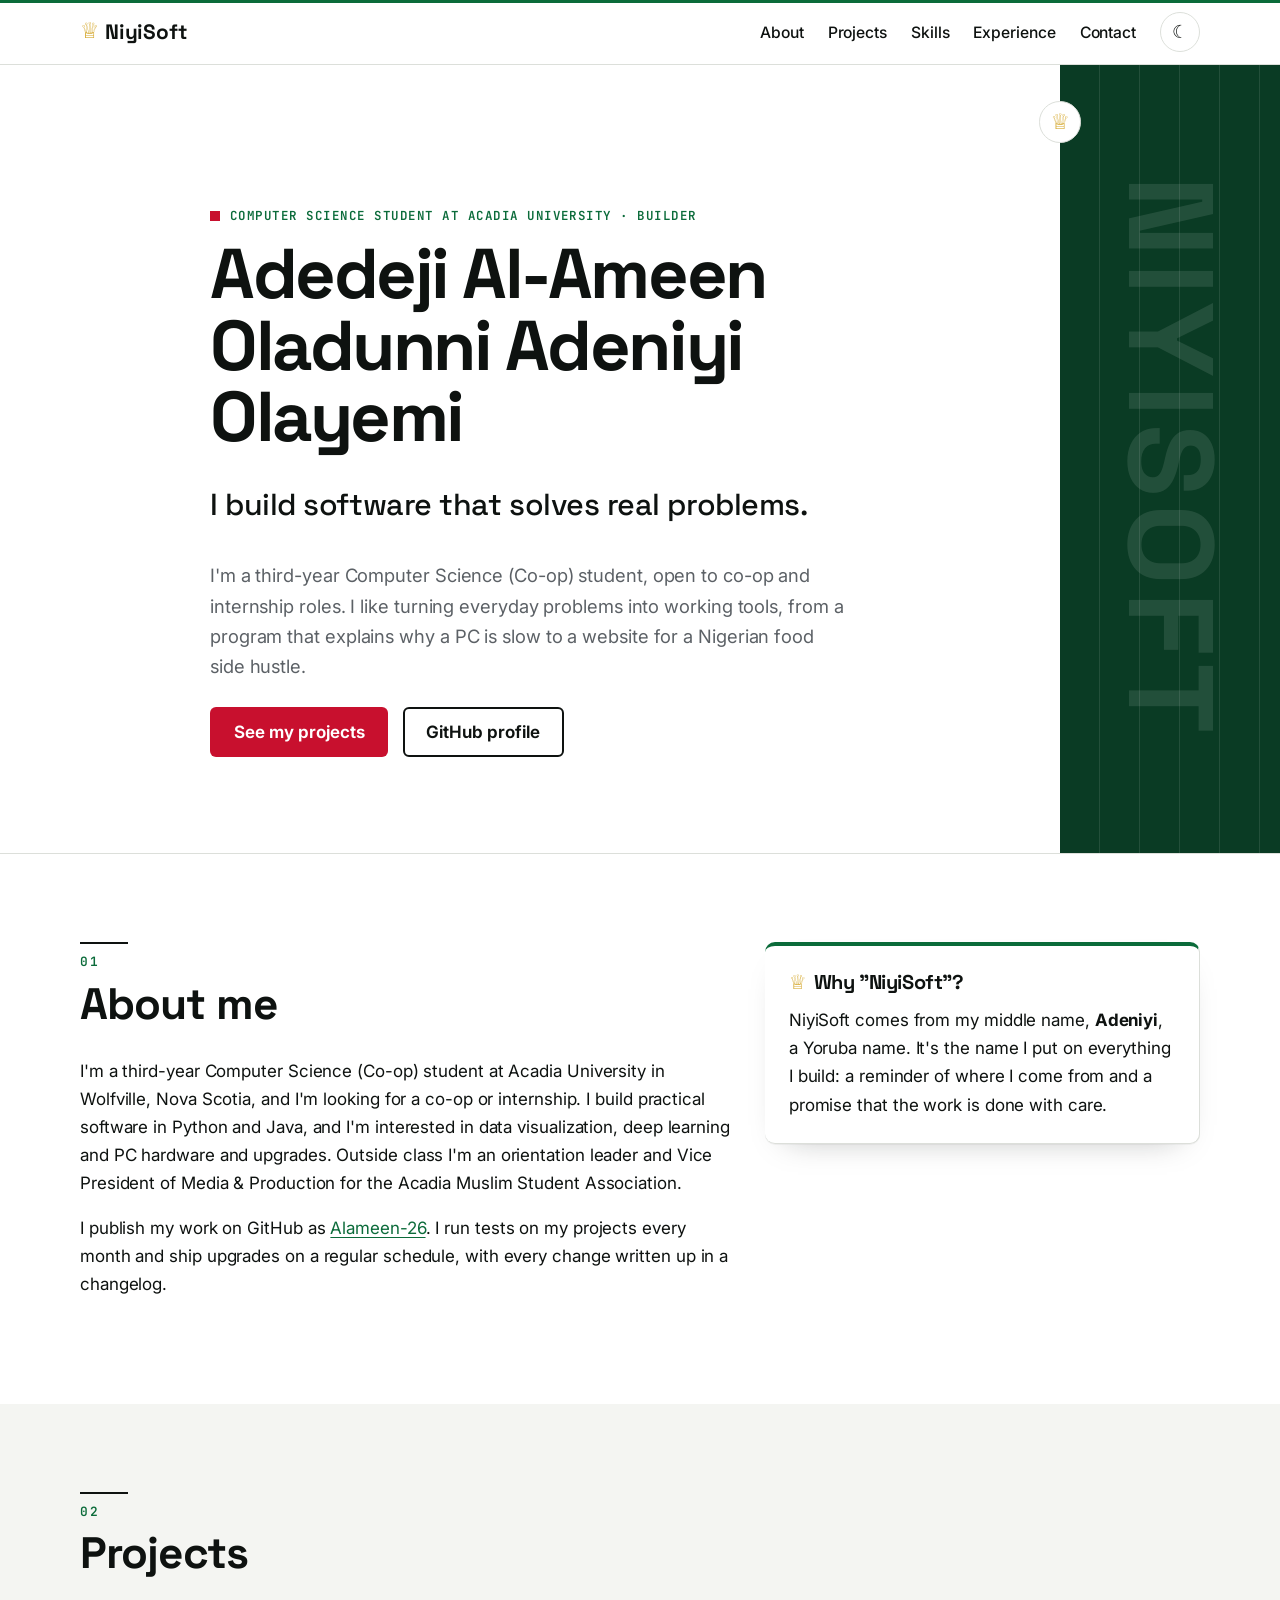
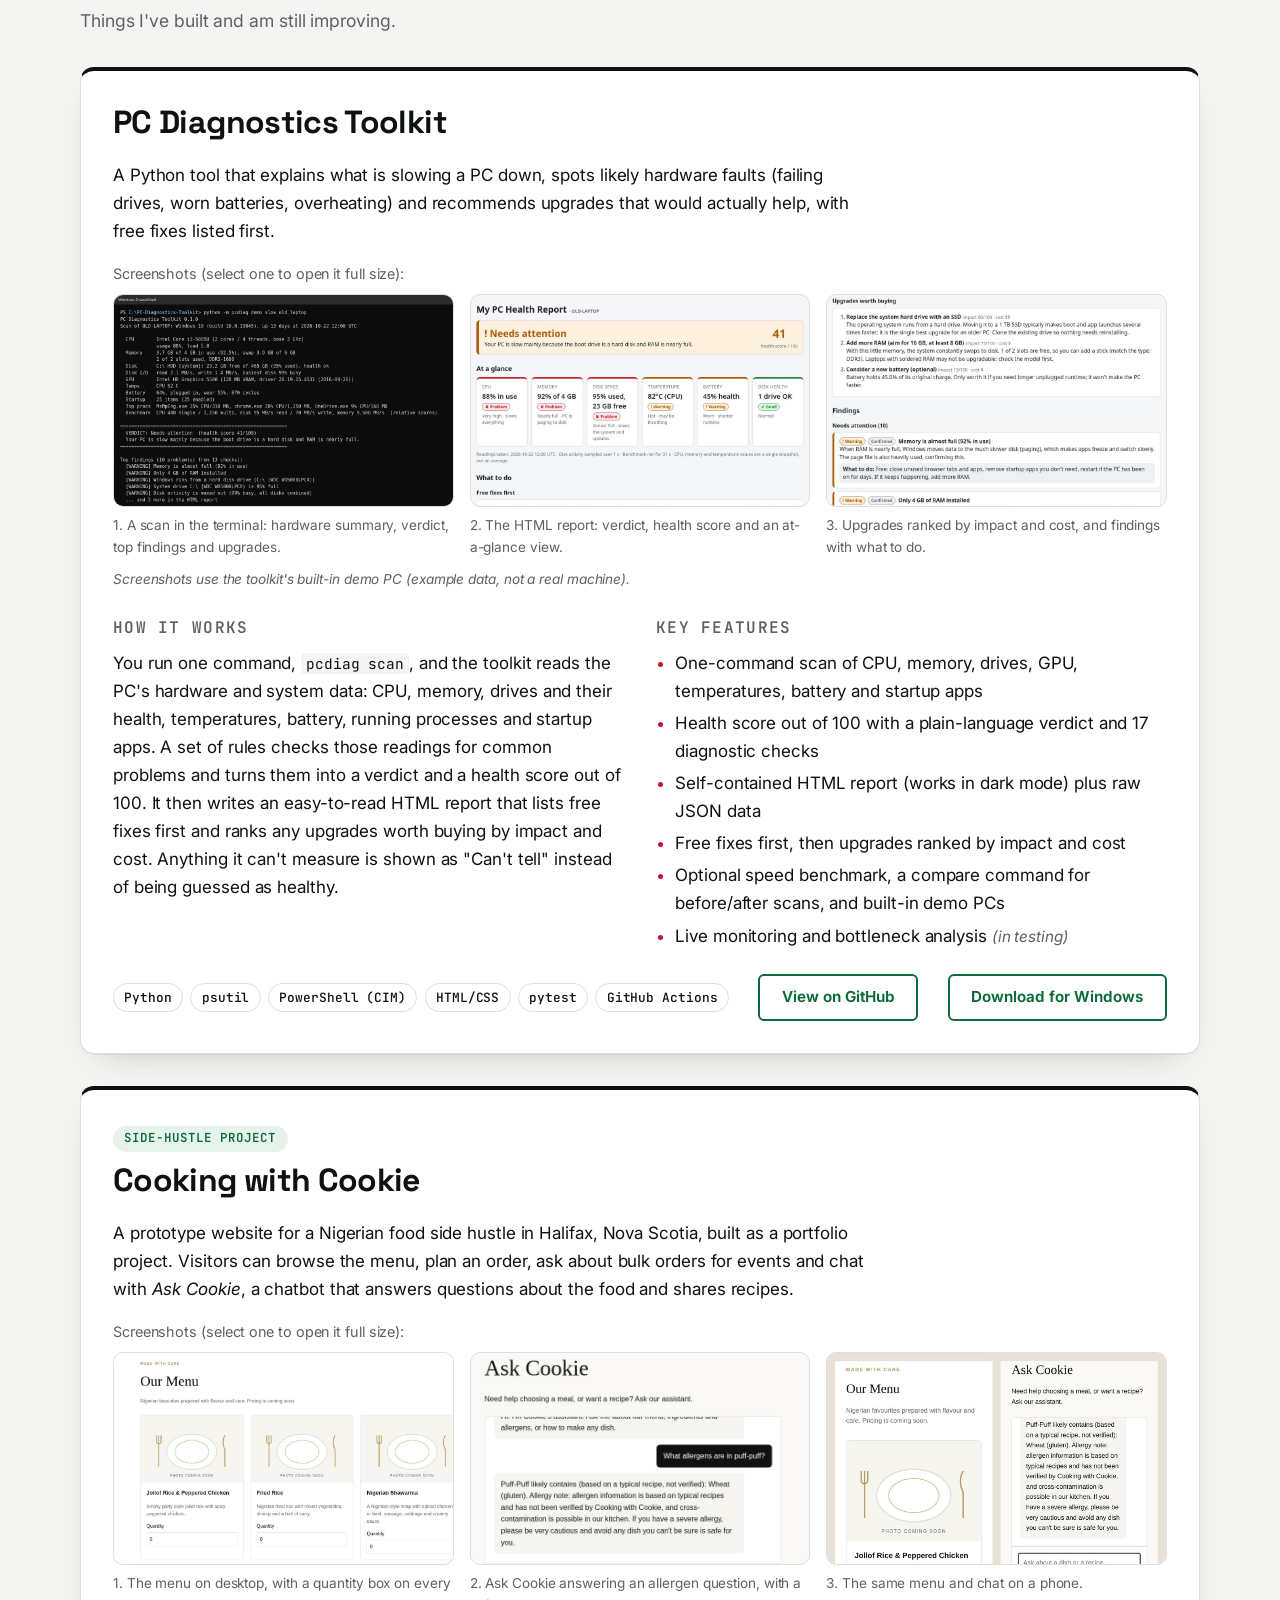
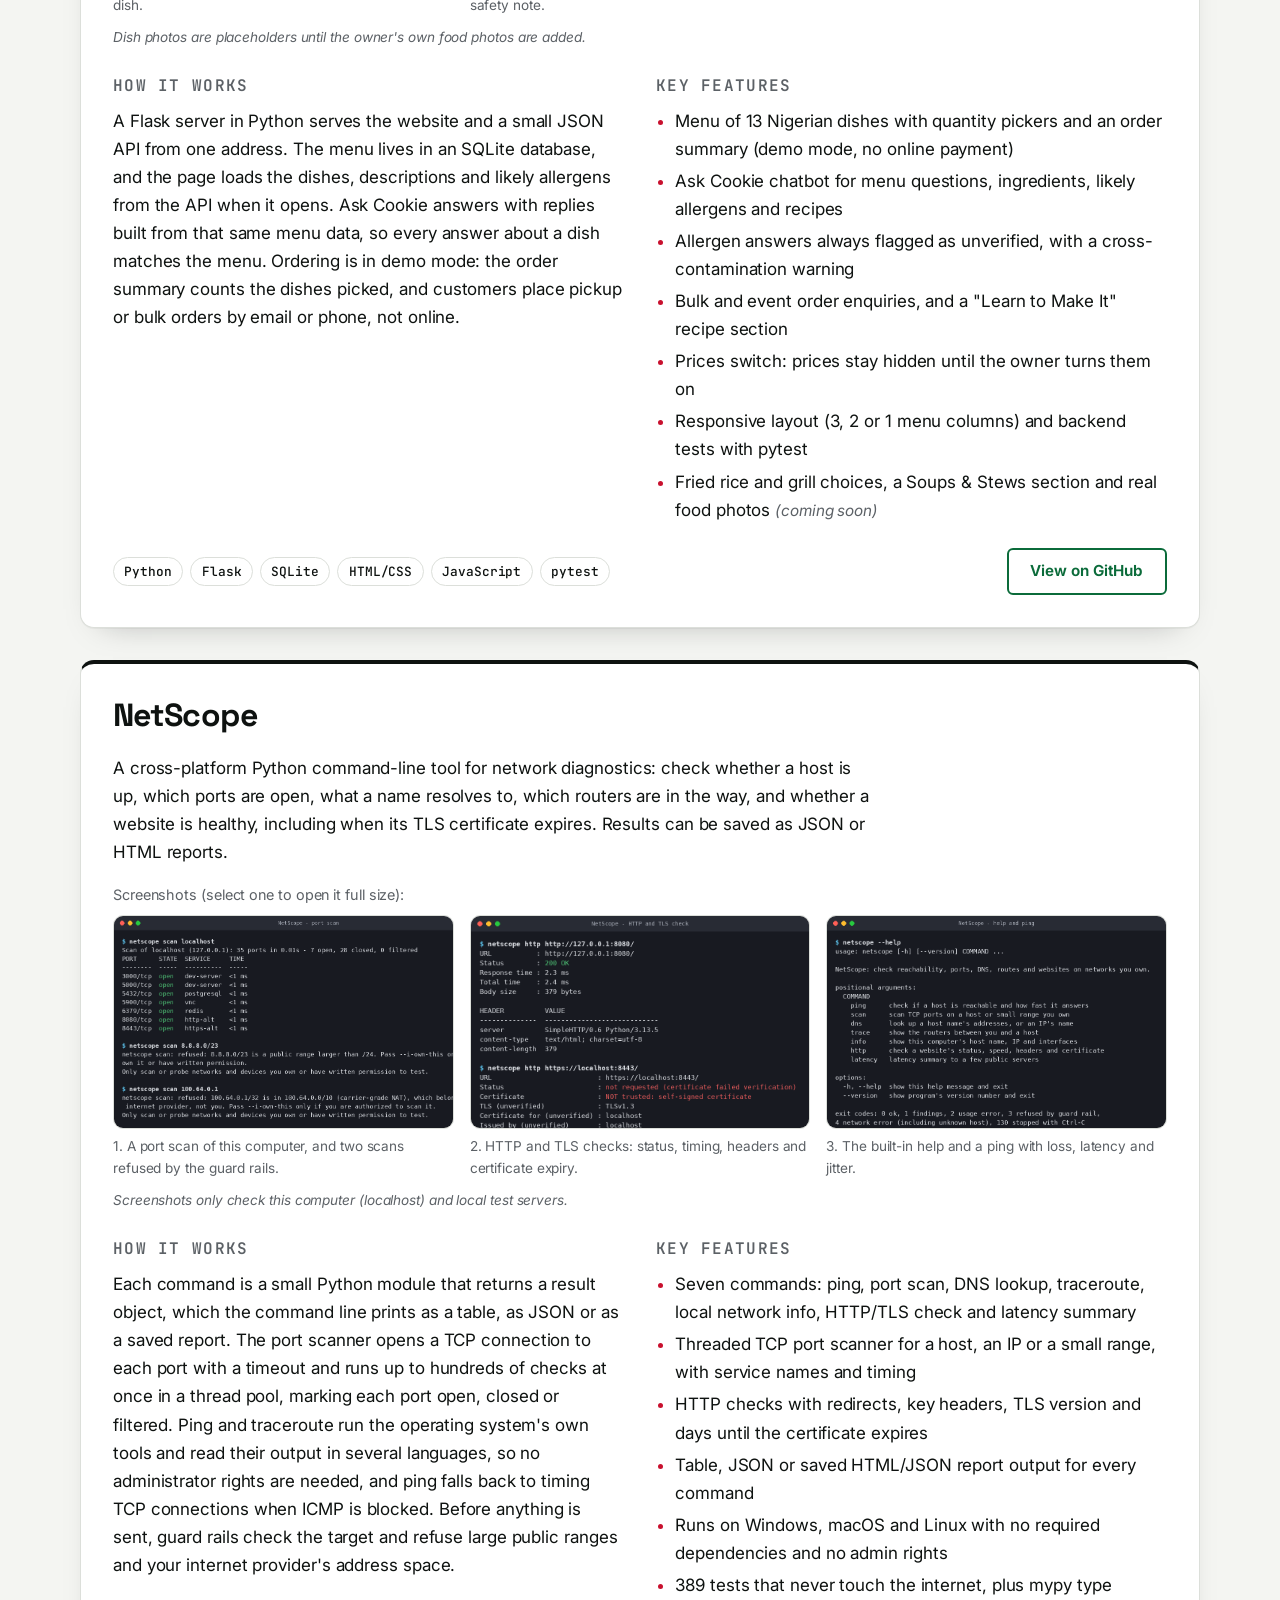
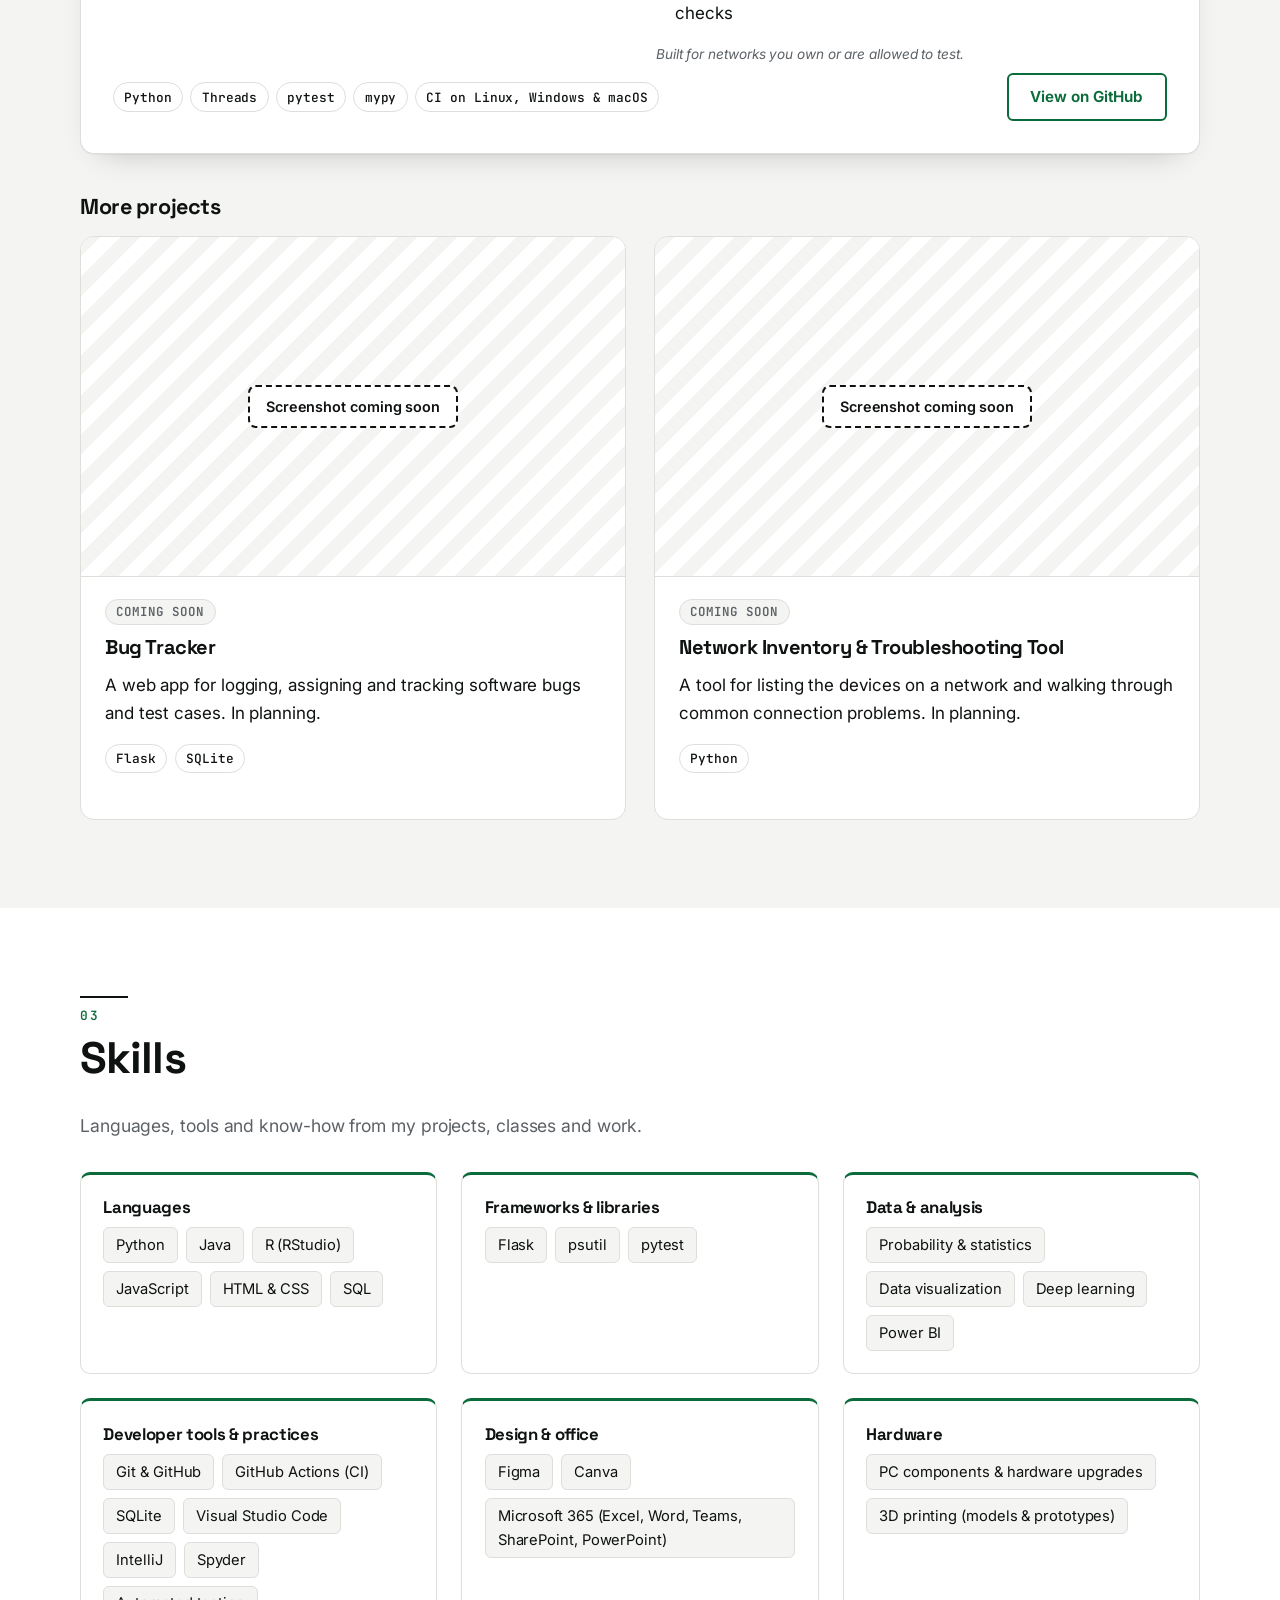
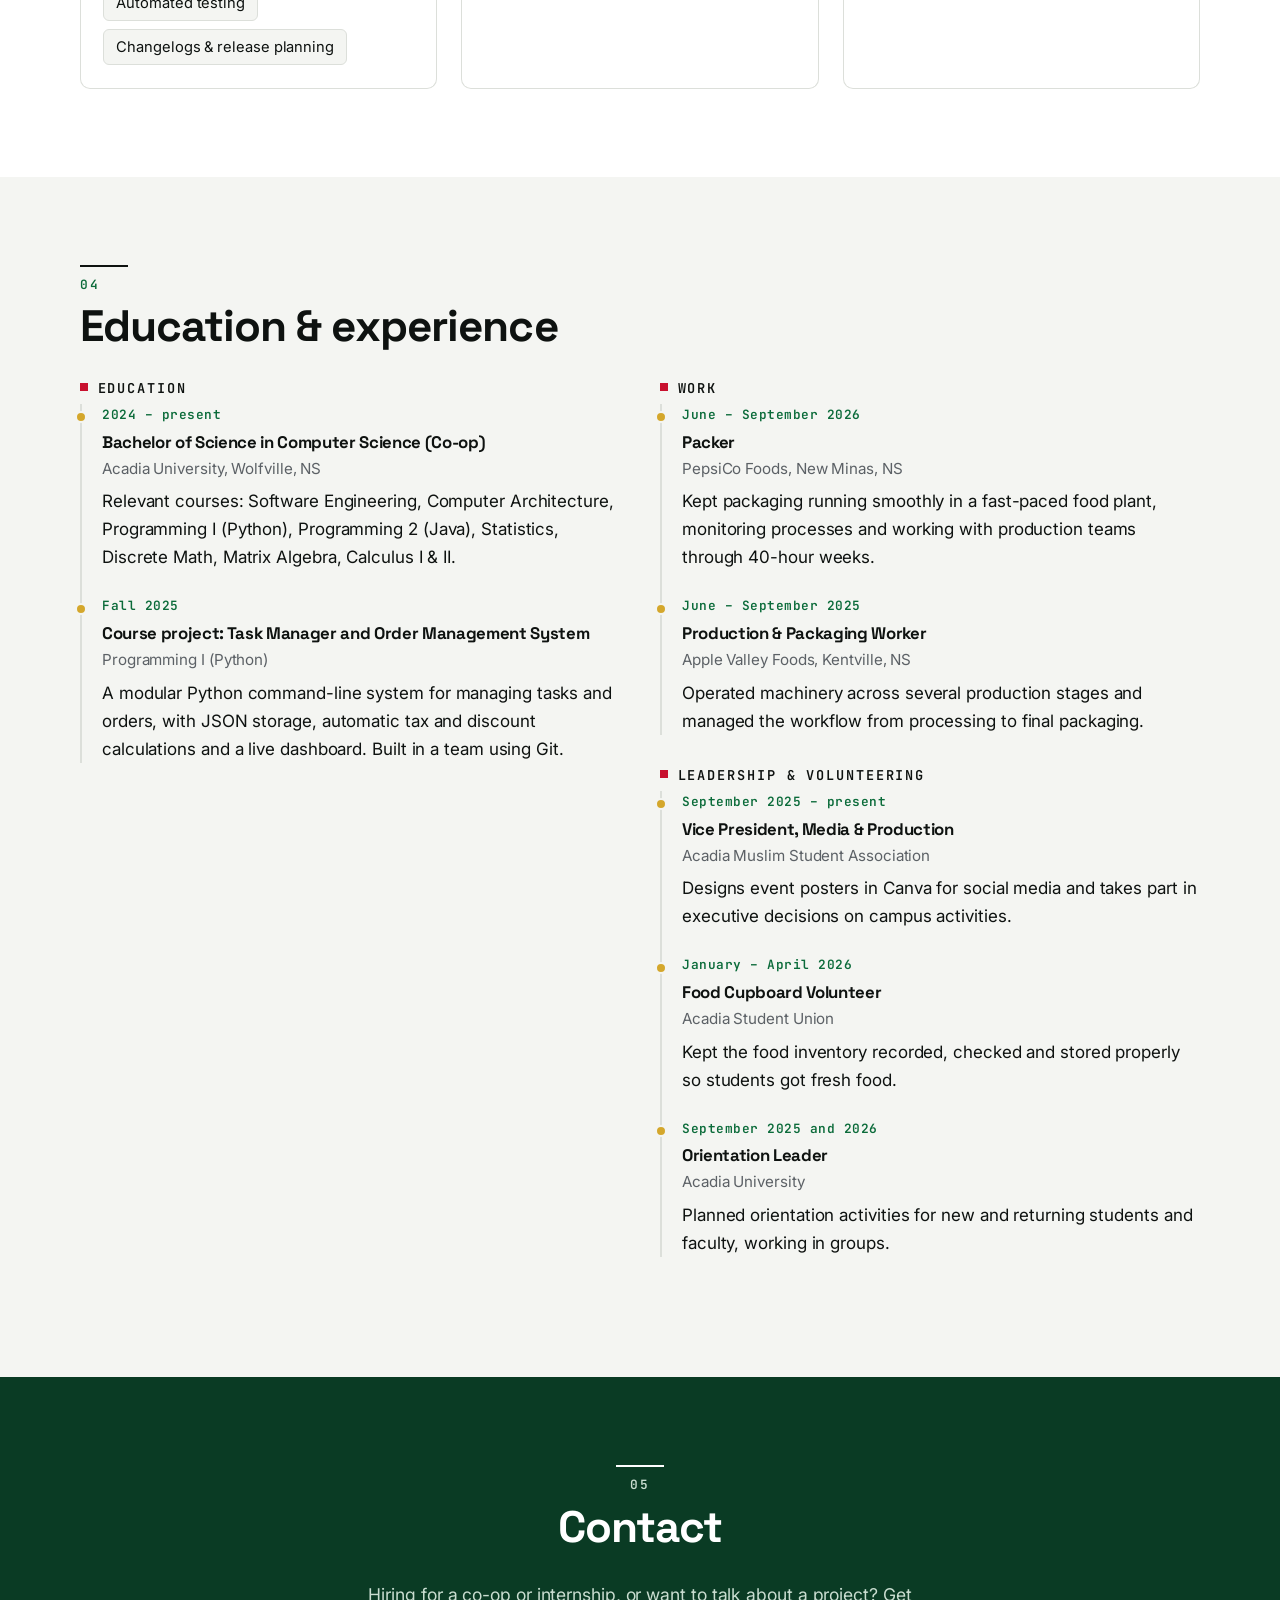
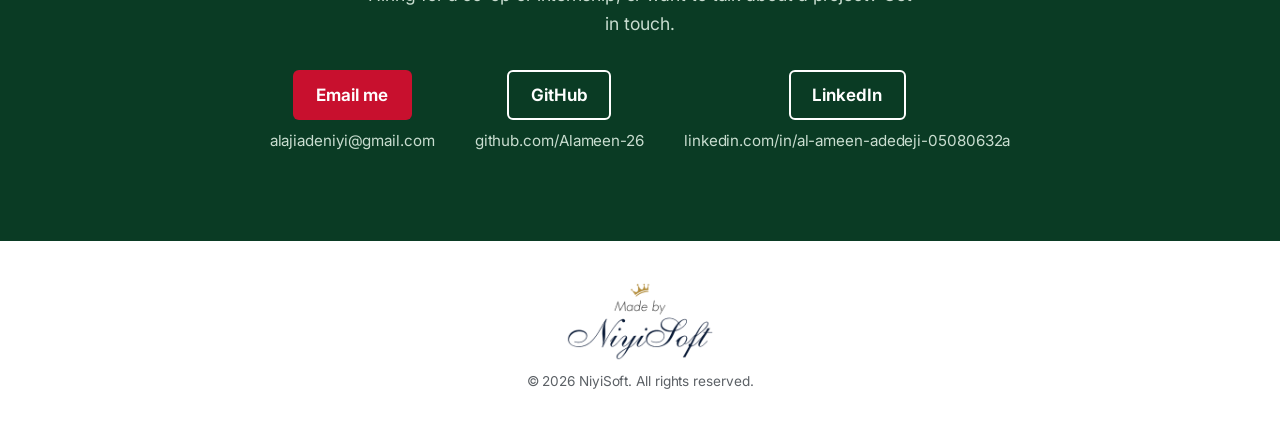
<file: index.html>
<!DOCTYPE html>
<!-- Added in v0.1.0: NiyiSoft portfolio, single static page for GitHub Pages (no build step). -->
<html lang="en">
<head>
  <meta charset="utf-8">
  <meta name="viewport" content="width=device-width, initial-scale=1">
  <!-- Added in v0.1.0: name as written on the resume -->
  <title>Adedeji Al-Ameen Oladunni Adeniyi Olayemi | NiyiSoft Portfolio</title>
  <meta name="description" content="Portfolio of Adedeji Al-Ameen Oladunni Adeniyi Olayemi, a third-year Computer Science (Co-op) student at Acadia University who builds practical software under the NiyiSoft name: PC Diagnostics Toolkit, Cooking with Cookie and more.">
  <meta name="color-scheme" content="light dark">
  <!-- Changed in v0.3.0: theme colour follows light/dark -->
  <meta name="theme-color" media="(prefers-color-scheme: light)" content="#FFFFFF">
  <meta name="theme-color" media="(prefers-color-scheme: dark)" content="#0B0D0C">
  <link rel="icon" href="assets/img/favicon.svg" type="image/svg+xml">
  <!-- Added in v0.1.0: apply the saved/system theme before paint so the page doesn't flash. -->
  <script>
    (function () {
      document.documentElement.classList.add("js");
      var saved = null;
      try { saved = localStorage.getItem("niyisoft-theme"); } catch (e) { /* storage blocked: use the system setting */ }
      var dark = saved ? saved === "dark" : !!(window.matchMedia && window.matchMedia("(prefers-color-scheme: dark)").matches);
      document.documentElement.setAttribute("data-theme", dark ? "dark" : "light");
    })();
  </script>
  <!-- Added in v0.3.0: NiyiSoft fonts (falls back to system fonts if blocked) -->
  <link rel="preconnect" href="https://fonts.googleapis.com">
  <link rel="preconnect" href="https://fonts.gstatic.com" crossorigin>
  <link href="https://fonts.googleapis.com/css2?family=Inter:wght@400;500;600;700&family=JetBrains+Mono:wght@500;600&family=Space+Grotesk:wght@500;700&display=swap" rel="stylesheet">
  <link rel="stylesheet" href="assets/css/style.css">
  <!-- Added in v0.3.0: NiyiSoft light/dark theme, loaded after style.css -->
  <link rel="stylesheet" href="assets/css/niyisoft-theme.css">
  <script src="assets/js/main.js" defer></script>
</head>
<body>
  <!-- Added in v0.1.0: skip link for keyboard and screen-reader users -->
  <a class="skip-link" href="#main">Skip to content</a>

  <header class="site-header">
    <nav class="nav container" aria-label="Main">
      <a class="brand" href="#top" aria-label="NiyiSoft, back to top">
        <span class="brand-crown" aria-hidden="true">&#9813;</span>NiyiSoft
      </a>
      <button class="nav-toggle" type="button" aria-expanded="false" aria-controls="nav-links">
        <span class="visually-hidden">Menu</span>
        <span class="nav-toggle-bar" aria-hidden="true"></span>
      </button>
      <ul class="nav-links" id="nav-links">
        <li><a href="#about">About</a></li>
        <li><a href="#projects">Projects</a></li>
        <li><a href="#skills">Skills</a></li>
        <li><a href="#experience">Experience</a></li>
        <li><a href="#contact">Contact</a></li>
        <li>
          <!-- Added in v0.1.0: light/dark toggle; label is updated by main.js -->
          <button class="theme-toggle" type="button" aria-pressed="false" aria-label="Switch to dark mode">
            <span class="theme-icon" aria-hidden="true">&#9790;</span>
          </button>
        </li>
      </ul>
    </nav>
  </header>

  <main id="main">
    <!-- Added in v0.1.0: hero / about -->
    <section class="hero" id="top" aria-labelledby="hero-title">
      <div class="container hero-inner">
        <p class="eyebrow">Computer Science student at Acadia University &middot; Builder</p>
        <!-- Added in v0.1.0: name (as written on the resume) and tagline replace the [Your name] placeholder -->
        <h1 id="hero-title">Adedeji Al-Ameen Oladunni Adeniyi Olayemi</h1>
        <p class="tagline">I build software that solves real problems.</p>
        <p class="lead">
          I'm a third-year Computer Science (Co-op) student, open to co-op and internship roles. I like turning everyday problems into working tools,
          from a program that explains why a PC is slow to a website for a Nigerian food side hustle.
        </p>
        <div class="hero-actions">
          <a class="btn btn-primary" href="#projects">See my projects</a>
          <a class="btn btn-ghost" href="https://github.com/Alameen-26" rel="noopener">GitHub profile</a>
        </div>
      </div>
    </section>

    <section class="section" id="about" aria-labelledby="about-title">
      <div class="container about-grid">
        <div>
          <h2 id="about-title">About me</h2>
          <p>
            <!-- Added in v0.1.0: bio drawn from the resume (replaces the bio placeholder) -->
            I'm a third-year Computer Science (Co-op) student at Acadia University in Wolfville, Nova Scotia,
            and I'm looking for a co-op or internship. I build practical software in Python and Java, and I'm
            interested in data visualization, deep learning and PC hardware and upgrades. Outside class I'm an
            orientation leader and Vice President of Media &amp; Production for the Acadia Muslim Student Association.
          </p>
          <p>
            I publish my work on GitHub as <a href="https://github.com/Alameen-26" rel="noopener">Alameen-26</a>.
            I run tests on my projects every month and ship upgrades on a regular schedule, with every change written up in a changelog.
          </p>
        </div>
        <aside class="about-card" aria-labelledby="niyisoft-title">
          <h3 id="niyisoft-title">Why "NiyiSoft"?</h3>
          <p>
            NiyiSoft comes from my middle name, <strong>Adeniyi</strong>, a Yoruba name. It's the name I put on
            everything I build: a reminder of where I come from and a promise that the work is done with care.
          </p>
        </aside>
      </div>
    </section>

    <!-- Added in v0.1.0: projects, real info only -->
    <section class="section section-alt" id="projects" aria-labelledby="projects-title">
      <div class="container">
        <h2 id="projects-title">Projects</h2>
        <p class="section-intro">Things I've built and am still improving.</p>

        <!-- Updated in v0.1.0: each finished project has its own section with screenshots, how it works and key features -->
        <article class="project-feature" aria-labelledby="tk-title">
          <div class="project-feature-head">
            <h3 id="tk-title">PC Diagnostics Toolkit</h3>
            <p>
              A Python tool that explains what is slowing a PC down, spots likely hardware faults
              (failing drives, worn batteries, overheating) and recommends upgrades that would actually help,
              with free fixes listed first.
            </p>
          </div>
          <div class="gallery-wrap">
            <p class="gallery-hint">Screenshots (select one to open it full size):</p>
            <ul class="gallery" aria-label="PC Diagnostics Toolkit screenshots">
              <li>
                <figure>
                  <a href="assets/img/tk-terminal.svg" target="_blank" rel="noopener">
                    <img src="assets/img/tk-terminal.svg" width="1100" height="790" loading="lazy" alt="PowerShell window running 'python -m pcdiag demo slow_old_laptop': a summary of the CPU, memory, disk, GPU, temperature and battery, a verdict of 'Needs attention' with a health score of 41 out of 100, the top findings and suggested upgrades.">
                    <span class="visually-hidden"> (opens full size in a new tab)</span>
                  </a>
                  <figcaption>1. A scan in the terminal: hardware summary, verdict, top findings and upgrades.</figcaption>
                </figure>
              </li>
              <li>
                <figure>
                  <a href="assets/img/tk-report-top.svg" target="_blank" rel="noopener">
                    <img src="assets/img/tk-report-top.svg" width="1000" height="640" loading="lazy" alt="Top of the HTML PC Health Report: a 'Needs attention' banner with a health score of 41 out of 100 and 'At a glance' cards for CPU, memory, disk space, temperature, battery and disk health, followed by the free fixes list.">
                    <span class="visually-hidden"> (opens full size in a new tab)</span>
                  </a>
                  <figcaption>2. The HTML report: verdict, health score and an at-a-glance view.</figcaption>
                </figure>
              </li>
              <li>
                <figure>
                  <a href="assets/img/tk-report-upgrades.svg" target="_blank" rel="noopener">
                    <img src="assets/img/tk-report-upgrades.svg" width="1000" height="640" loading="lazy" alt="Further down the HTML report: 'Upgrades worth buying' ranked by impact and cost (SSD first, then more RAM, then an optional battery), and the first findings with a plain explanation and a 'What to do' tip.">
                    <span class="visually-hidden"> (opens full size in a new tab)</span>
                  </a>
                  <figcaption>3. Upgrades ranked by impact and cost, and findings with what to do.</figcaption>
                </figure>
              </li>
            </ul>
            <p class="gallery-note">Screenshots use the toolkit's built-in demo PC (example data, not a real machine).</p>
          </div>
          <div class="project-details">
            <div>
              <h4>How it works</h4>
              <p>
                You run one command, <code>pcdiag scan</code>, and the toolkit reads the PC's hardware and system data:
                CPU, memory, drives and their health, temperatures, battery, running processes and startup apps.
                A set of rules checks those readings for common problems and turns them into a verdict and a
                health score out of 100. It then writes an easy-to-read HTML report that lists free fixes first and
                ranks any upgrades worth buying by impact and cost. Anything it can't measure is shown as
                "Can't tell" instead of being guessed as healthy.
              </p>
            </div>
            <div>
              <h4>Key features</h4>
              <ul class="feature-list">
                <li>One-command scan of CPU, memory, drives, GPU, temperatures, battery and startup apps</li>
                <li>Health score out of 100 with a plain-language verdict and 17 diagnostic checks</li>
                <li>Self-contained HTML report (works in dark mode) plus raw JSON data</li>
                <li>Free fixes first, then upgrades ranked by impact and cost</li>
                <li>Optional speed benchmark, a compare command for before/after scans, and built-in demo PCs</li>
                <!-- Kept "in testing" until v0.2.0 is merged to main -->
                <li>Live monitoring and bottleneck analysis <span class="in-testing">(in testing)</span></li>
              </ul>
            </div>
          </div>
          <div class="project-foot">
            <p class="visually-hidden">Built with:</p>
            <ul class="tags">
              <li>Python</li><li>psutil</li><li>PowerShell (CIM)</li><li>HTML/CSS</li><li>pytest</li><li>GitHub Actions</li>
            </ul>
            <a class="btn btn-small" href="https://github.com/Alameen-26/PC-Diagnostics-Toolkit" rel="noopener">
              View on GitHub<span class="visually-hidden"> (PC Diagnostics Toolkit)</span>
            </a>
            <a class="btn btn-small" href="https://github.com/Alameen-26/PC-Diagnostics-Toolkit/releases/latest" rel="noopener">
              Download for Windows<span class="visually-hidden"> (PC Diagnostics Toolkit, free .exe)</span>
            </a>
          </div>
        </article>

        <article class="project-feature" aria-labelledby="ck-title">
          <div class="project-feature-head">
            <!-- Described as a side-hustle project, not an established business -->
            <p class="status">Side-hustle project</p>
            <h3 id="ck-title">Cooking with Cookie</h3>
            <p>
              A prototype website for a Nigerian food side hustle in Halifax, Nova Scotia, built as a portfolio project.
              Visitors can browse the menu, plan an order, ask about bulk orders for events and chat with
              <em>Ask Cookie</em>, a chatbot that answers questions about the food and shares recipes.
            </p>
          </div>
          <div class="gallery-wrap">
            <p class="gallery-hint">Screenshots (select one to open it full size):</p>
            <ul class="gallery" aria-label="Cooking with Cookie screenshots">
              <li>
                <figure>
                  <a href="assets/img/ck-menu-desktop.svg" target="_blank" rel="noopener">
                    <img src="assets/img/ck-menu-desktop.svg" width="1200" height="675" loading="lazy" alt="The 'Our Menu' section on a desktop browser: three dish cards (Jollof Rice and Peppered Chicken, Fried Rice, Nigerian Shawarma), each with a 'Photo coming soon' placeholder, a short description and a quantity box. The intro says pricing is coming soon.">
                    <span class="visually-hidden"> (opens full size in a new tab)</span>
                  </a>
                  <figcaption>1. The menu on desktop, with a quantity box on every dish.</figcaption>
                </figure>
              </li>
              <li>
                <figure>
                  <a href="assets/img/ck-chat-desktop.svg" target="_blank" rel="noopener">
                    <img src="assets/img/ck-chat-desktop.svg" width="740" height="548" loading="lazy" alt="The Ask Cookie chat on desktop: the visitor asks 'What allergens are in puff-puff?' and Cookie replies that it likely contains wheat (gluten), based on a typical recipe and not verified, with a cross-contamination and severe-allergy warning.">
                    <span class="visually-hidden"> (opens full size in a new tab)</span>
                  </a>
                  <figcaption>2. Ask Cookie answering an allergen question, with a safety note.</figcaption>
                </figure>
              </li>
              <li>
                <figure>
                  <a href="assets/img/ck-mobile.svg" target="_blank" rel="noopener">
                    <img src="assets/img/ck-mobile.svg" width="1200" height="1043" loading="lazy" alt="Two phone screenshots side by side: on the left the menu shown as a single column of dish cards, on the right the Ask Cookie chat with the allergen answer and a full-width message box.">
                    <span class="visually-hidden"> (opens full size in a new tab)</span>
                  </a>
                  <figcaption>3. The same menu and chat on a phone.</figcaption>
                </figure>
              </li>
            </ul>
            <p class="gallery-note">Dish photos are placeholders until the owner's own food photos are added.</p>
          </div>
          <div class="project-details">
            <div>
              <h4>How it works</h4>
              <p>
                A Flask server in Python serves the website and a small JSON API from one address. The menu lives in an
                SQLite database, and the page loads the dishes, descriptions and likely allergens from the API when it
                opens. Ask Cookie answers with replies built from that same menu data, so every answer about a dish
                matches the menu. Ordering is in demo mode: the order summary counts the dishes picked, and customers
                place pickup or bulk orders by email or phone, not online.
              </p>
            </div>
            <div>
              <h4>Key features</h4>
              <ul class="feature-list">
                <li>Menu of 13 Nigerian dishes with quantity pickers and an order summary (demo mode, no online payment)</li>
                <li>Ask Cookie chatbot for menu questions, ingredients, likely allergens and recipes</li>
                <li>Allergen answers always flagged as unverified, with a cross-contamination warning</li>
                <li>Bulk and event order enquiries, and a "Learn to Make It" recipe section</li>
                <li>Prices switch: prices stay hidden until the owner turns them on</li>
                <li>Responsive layout (3, 2 or 1 menu columns) and backend tests with pytest</li>
                <li>Fried rice and grill choices, a Soups &amp; Stews section and real food photos <span class="in-testing">(coming soon)</span></li>
              </ul>
            </div>
          </div>
          <div class="project-foot">
            <p class="visually-hidden">Built with:</p>
            <ul class="tags">
              <li>Python</li><li>Flask</li><li>SQLite</li><li>HTML/CSS</li><li>JavaScript</li><li>pytest</li>
            </ul>
            <a class="btn btn-small" href="https://github.com/Alameen-26/CookingWithCookie" rel="noopener">
              View on GitHub<span class="visually-hidden"> (Cooking with Cookie)</span>
            </a>
          </div>
        </article>

        <article class="project-feature" aria-labelledby="ns-title">
          <div class="project-feature-head">
            <h3 id="ns-title">NetScope</h3>
            <p>
              A cross-platform Python command-line tool for network diagnostics: check whether a host is up, which
              ports are open, what a name resolves to, which routers are in the way, and whether a website is healthy,
              including when its TLS certificate expires. Results can be saved as JSON or HTML reports.
            </p>
          </div>
          <div class="gallery-wrap">
            <p class="gallery-hint">Screenshots (select one to open it full size):</p>
            <ul class="gallery" aria-label="NetScope screenshots">
              <li>
                <figure>
                  <a href="assets/img/ns-scan.svg" target="_blank" rel="noopener">
                    <img src="assets/img/ns-scan.svg" width="1077" height="586" loading="lazy" alt="Terminal running 'netscope scan localhost': 35 ports checked in 0.01 seconds, with 7 open ports listed with their service names and times. Below, scans of the public range 8.8.8.0/23 and the carrier-grade NAT address 100.64.0.1 are refused with a responsible-use reminder.">
                    <span class="visually-hidden"> (opens full size in a new tab)</span>
                  </a>
                  <figcaption>1. A port scan of this computer, and two scans refused by the guard rails.</figcaption>
                </figure>
              </li>
              <li>
                <figure>
                  <a href="assets/img/ns-http-check.svg" target="_blank" rel="noopener">
                    <img src="assets/img/ns-http-check.svg" width="852" height="586" loading="lazy" alt="Terminal running 'netscope http' twice: a local web server answers 200 OK in 2.3 ms with its headers listed, and a local HTTPS server is flagged as not trusted because of a self-signed certificate that expired on 2021-01-01.">
                    <span class="visually-hidden"> (opens full size in a new tab)</span>
                  </a>
                  <figcaption>2. HTTP and TLS checks: status, timing, headers and certificate expiry.</figcaption>
                </figure>
              </li>
              <li>
                <figure>
                  <a href="assets/img/ns-help-ping.svg" target="_blank" rel="noopener">
                    <img src="assets/img/ns-help-ping.svg" width="903" height="802" loading="lazy" alt="Terminal showing 'netscope --help' with the seven commands (ping, scan, dns, trace, info, http, latency) and the exit codes, then 'netscope ping localhost -c 4' with 4 of 4 replies, 0% loss and under 1 ms latency.">
                    <span class="visually-hidden"> (opens full size in a new tab)</span>
                  </a>
                  <figcaption>3. The built-in help and a ping with loss, latency and jitter.</figcaption>
                </figure>
              </li>
            </ul>
            <p class="gallery-note">Screenshots only check this computer (localhost) and local test servers.</p>
          </div>
          <div class="project-details">
            <div>
              <h4>How it works</h4>
              <p>
                Each command is a small Python module that returns a result object, which the command line prints as a
                table, as JSON or as a saved report. The port scanner opens a TCP connection to each port with a timeout
                and runs up to hundreds of checks at once in a thread pool, marking each port open, closed or filtered.
                Ping and traceroute run the operating system's own tools and read their output in several languages, so
                no administrator rights are needed, and ping falls back to timing TCP connections when ICMP is blocked.
                Before anything is sent, guard rails check the target and refuse large public ranges and your internet
                provider's address space.
              </p>
            </div>
            <div>
              <h4>Key features</h4>
              <ul class="feature-list">
                <li>Seven commands: ping, port scan, DNS lookup, traceroute, local network info, HTTP/TLS check and latency summary</li>
                <li>Threaded TCP port scanner for a host, an IP or a small range, with service names and timing</li>
                <li>HTTP checks with redirects, key headers, TLS version and days until the certificate expires</li>
                <li>Table, JSON or saved HTML/JSON report output for every command</li>
                <li>Runs on Windows, macOS and Linux with no required dependencies and no admin rights</li>
                <li>389 tests that never touch the internet, plus mypy type checks</li>
              </ul>
              <p class="gallery-note">Built for networks you own or are allowed to test.</p>
            </div>
          </div>
          <div class="project-foot">
            <p class="visually-hidden">Built with:</p>
            <ul class="tags">
              <li>Python</li><li>Threads</li><li>pytest</li><li>mypy</li><li>CI on Linux, Windows &amp; macOS</li>
            </ul>
            <a class="btn btn-small" href="https://github.com/Alameen-26/NetScope" rel="noopener">
              View on GitHub<span class="visually-hidden"> (NetScope)</span>
            </a>
          </div>
        </article>

        <h3 class="more-title">More projects</h3>
        <div class="project-grid">
          <article class="project-card is-soon">
            <div class="project-media placeholder" role="img" aria-label="Placeholder: no screenshot yet">
              <span>Screenshot coming soon</span>
            </div>
            <div class="project-body">
              <p class="status">Coming soon</p>
              <h3>Bug Tracker</h3>
              <p>A web app for logging, assigning and tracking software bugs and test cases. In planning.</p>
              <p class="visually-hidden">Planned stack:</p>
              <ul class="tags">
                <li>Flask</li><li>SQLite</li>
              </ul>
            </div>
          </article>

          <article class="project-card is-soon">
            <div class="project-media placeholder" role="img" aria-label="Placeholder: no screenshot yet">
              <span>Screenshot coming soon</span>
            </div>
            <div class="project-body">
              <p class="status">Coming soon</p>
              <h3>Network Inventory &amp; Troubleshooting Tool</h3>
              <p>A tool for listing the devices on a network and walking through common connection problems. In planning.</p>
              <p class="visually-hidden">Planned stack:</p>
              <ul class="tags">
                <li>Python</li>
              </ul>
            </div>
          </article>
        </div>
      </div>
    </section>

    <!-- Added in v0.1.0: skills from the projects plus the ones listed on the resume -->
    <section class="section" id="skills" aria-labelledby="skills-title">
      <div class="container">
        <h2 id="skills-title">Skills</h2>
        <p class="section-intro">Languages, tools and know-how from my projects, classes and work.</p>
        <div class="skills-grid">
          <div class="skill-group">
            <h3>Languages</h3>
            <ul><li>Python</li><li>Java</li><li>R (RStudio)</li><li>JavaScript</li><li>HTML &amp; CSS</li><li>SQL</li></ul>
          </div>
          <div class="skill-group">
            <h3>Frameworks &amp; libraries</h3>
            <ul><li>Flask</li><li>psutil</li><li>pytest</li></ul>
          </div>
          <div class="skill-group">
            <h3>Data &amp; analysis</h3>
            <ul><li>Probability &amp; statistics</li><li>Data visualization</li><li>Deep learning</li><li>Power BI</li></ul>
          </div>
          <div class="skill-group">
            <h3>Developer tools &amp; practices</h3>
            <ul><li>Git &amp; GitHub</li><li>GitHub Actions (CI)</li><li>SQLite</li><li>Visual Studio Code</li><li>IntelliJ</li><li>Spyder</li><li>Automated testing</li><li>Changelogs &amp; release planning</li></ul>
          </div>
          <div class="skill-group">
            <h3>Design &amp; office</h3>
            <ul><li>Figma</li><li>Canva</li><li>Microsoft 365 (Excel, Word, Teams, SharePoint, PowerPoint)</li></ul>
          </div>
          <div class="skill-group">
            <h3>Hardware</h3>
            <ul><li>PC components &amp; hardware upgrades</li><li>3D printing (models &amp; prototypes)</li></ul>
          </div>
        </div>
      </div>
    </section>

    <!-- Added in v0.1.0: education and experience, facts from the resume only -->
    <section class="section section-alt" id="experience" aria-labelledby="experience-title">
      <div class="container">
        <h2 id="experience-title">Education &amp; experience</h2>
        <div class="timeline-grid">
          <div>
            <h3 class="timeline-heading">Education</h3>
            <ol class="timeline">
              <li class="timeline-item">
                <p class="timeline-date">2024 &ndash; present</p>
                <h4>Bachelor of Science in Computer Science (Co-op)</h4>
                <p class="timeline-org">Acadia University, Wolfville, NS</p>
                <p>Relevant courses: Software Engineering, Computer Architecture, Programming I (Python),
                  Programming 2 (Java), Statistics, Discrete Math, Matrix Algebra, Calculus I &amp; II.</p>
              </li>
              <li class="timeline-item">
                <p class="timeline-date">Fall 2025</p>
                <h4>Course project: Task Manager and Order Management System</h4>
                <p class="timeline-org">Programming I (Python)</p>
                <p>A modular Python command-line system for managing tasks and orders, with JSON storage,
                  automatic tax and discount calculations and a live dashboard. Built in a team using Git.</p>
              </li>
            </ol>
          </div>
          <div>
            <h3 class="timeline-heading">Work</h3>
            <ol class="timeline">
              <li class="timeline-item">
                <p class="timeline-date">June &ndash; September 2026</p>
                <h4>Packer</h4>
                <p class="timeline-org">PepsiCo Foods, New Minas, NS</p>
                <p>Kept packaging running smoothly in a fast-paced food plant, monitoring processes and working
                  with production teams through 40-hour weeks.</p>
              </li>
              <li class="timeline-item">
                <p class="timeline-date">June &ndash; September 2025</p>
                <h4>Production &amp; Packaging Worker</h4>
                <p class="timeline-org">Apple Valley Foods, Kentville, NS</p>
                <p>Operated machinery across several production stages and managed the workflow from processing
                  to final packaging.</p>
              </li>
            </ol>
            <h3 class="timeline-heading">Leadership &amp; volunteering</h3>
            <ol class="timeline">
              <li class="timeline-item">
                <p class="timeline-date">September 2025 &ndash; present</p>
                <h4>Vice President, Media &amp; Production</h4>
                <p class="timeline-org">Acadia Muslim Student Association</p>
                <p>Designs event posters in Canva for social media and takes part in executive decisions on campus activities.</p>
              </li>
              <li class="timeline-item">
                <p class="timeline-date">January &ndash; April 2026</p>
                <h4>Food Cupboard Volunteer</h4>
                <p class="timeline-org">Acadia Student Union</p>
                <p>Kept the food inventory recorded, checked and stored properly so students got fresh food.</p>
              </li>
              <li class="timeline-item">
                <p class="timeline-date">September 2025 and 2026</p>
                <h4>Orientation Leader</h4>
                <p class="timeline-org">Acadia University</p>
                <p>Planned orientation activities for new and returning students and faculty, working in groups.</p>
              </li>
            </ol>
          </div>
        </div>
      </div>
    </section>

    <!-- Added in v0.1.0: contact (GitHub + email only) -->
    <section class="section" id="contact" aria-labelledby="contact-title">
      <div class="container contact">
        <h2 id="contact-title">Contact</h2>
        <p class="section-intro">Hiring for a co-op or internship, or want to talk about a project? Get in touch.</p>
        <ul class="contact-list">
          <li><a class="btn btn-primary" href="mailto:alajiadeniyi@gmail.com">Email me</a>
            <span class="contact-detail">alajiadeniyi@gmail.com</span></li>
          <li><a class="btn btn-ghost" href="https://github.com/Alameen-26" rel="noopener">GitHub</a>
            <span class="contact-detail">github.com/Alameen-26</span></li>
          <!-- Added in v0.1.0: LinkedIn, from the resume -->
          <li><a class="btn btn-ghost" href="https://www.linkedin.com/in/al-ameen-adedeji-05080632a" rel="noopener">LinkedIn</a>
            <span class="contact-detail">linkedin.com/in/al-ameen-adedeji-05080632a</span></li>
        </ul>
      </div>
    </section>
  </main>

  <!-- Added in v0.1.0: footer with the NiyiSoft badge (swaps to the light badge in dark mode) -->
  <footer class="site-footer">
    <div class="container footer-inner">
      <a href="#top" class="footer-badge" aria-label="Made by NiyiSoft, back to top">
        <img class="badge-for-light" src="assets/img/niyisoft-badge.svg" width="160" height="87" alt="Made by NiyiSoft">
        <img class="badge-for-dark" src="assets/img/niyisoft-badge-light.svg" width="160" height="87" alt="Made by NiyiSoft">
      </a>
      <p>&copy; <span id="year">2026</span> NiyiSoft. All rights reserved.</p>
    </div>
  </footer>
</body>
</html>
</file>
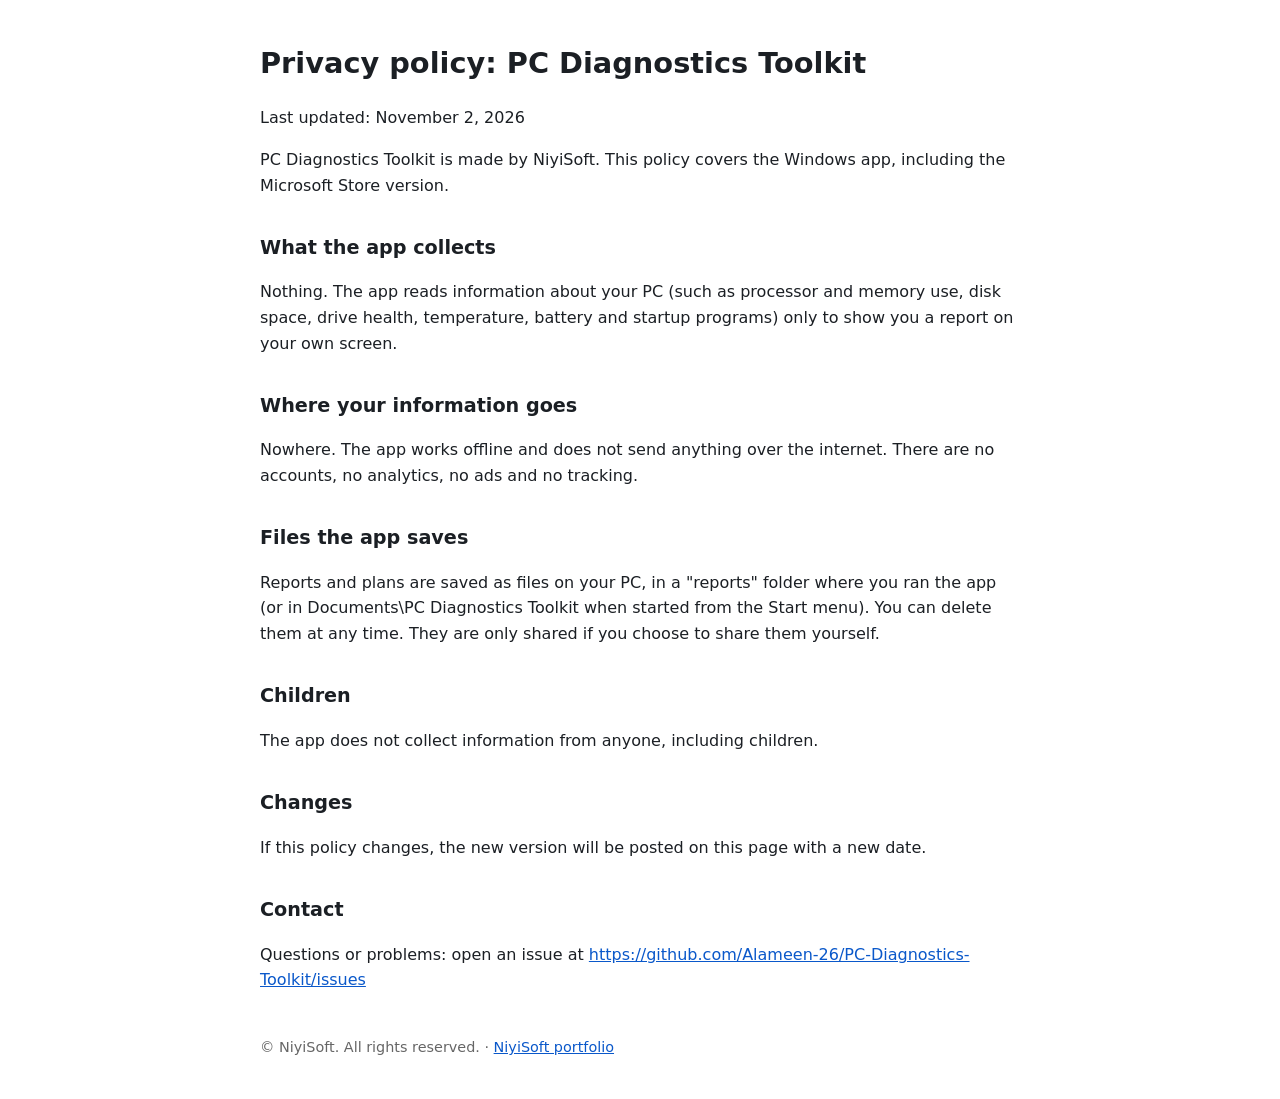
<file: privacy/pc-diagnostics-toolkit.html>
<!doctype html>
<html lang="en"><head><meta charset="utf-8"><meta name="viewport" content="width=device-width, initial-scale=1">
<title>Privacy policy: PC Diagnostics Toolkit | NiyiSoft</title>
<link rel="icon" href="../assets/img/favicon.svg" type="image/svg+xml">
<style>body{font-family:system-ui,-apple-system,"Segoe UI",sans-serif;max-width:760px;margin:40px auto;padding:0 20px;line-height:1.6;color:#1b1f24;background:#fff}h1{font-size:1.8rem}h2{font-size:1.2rem;margin-top:1.8em}a{color:#0a58ca}footer{margin-top:3em;font-size:.9rem;color:#666}</style>
</head><body>
<h1>Privacy policy: PC Diagnostics Toolkit</h1>
<p>Last updated: November 2, 2026</p>
<p>PC Diagnostics Toolkit is made by NiyiSoft. This policy covers the Windows app, including the Microsoft Store version.</p>
<h2>What the app collects</h2>
<p>Nothing. The app reads information about your PC (such as processor and memory use, disk space, drive health, temperature, battery and startup programs) only to show you a report on your own screen.</p>
<h2>Where your information goes</h2>
<p>Nowhere. The app works offline and does not send anything over the internet. There are no accounts, no analytics, no ads and no tracking.</p>
<h2>Files the app saves</h2>
<p>Reports and plans are saved as files on your PC, in a &quot;reports&quot; folder where you ran the app (or in Documents\PC Diagnostics Toolkit when started from the Start menu). You can delete them at any time. They are only shared if you choose to share them yourself.</p>
<h2>Children</h2>
<p>The app does not collect information from anyone, including children.</p>
<h2>Changes</h2>
<p>If this policy changes, the new version will be posted on this page with a new date.</p>
<h2>Contact</h2>
<p>Questions or problems: open an issue at <a href="https://github.com/Alameen-26/PC-Diagnostics-Toolkit/issues">https://github.com/Alameen-26/PC-Diagnostics-Toolkit/issues</a></p>
<footer>&copy; NiyiSoft. All rights reserved. &middot; <a href="../index.html">NiyiSoft portfolio</a></footer>
</body></html>
</file>
<file: assets/css/style.css>
/* Added in v0.1.0: NiyiSoft portfolio styles. Navy + gold to match the NiyiSoft badge.
   All text/background pairs below meet WCAG AA contrast (4.5:1 for body text). */

/* ---------- Theme tokens ---------- */
:root,
[data-theme="light"] {
  --bg: #ffffff;
  --bg-alt: #f5f3ee;
  --surface: #ffffff;
  --text: #16203a;
  --muted: #4a5468;
  --navy: #0f1b33;
  --accent: #7d5f17;        /* dark gold: 5.6:1 on white */
  --accent-strong: #c9a24a; /* bright gold for fills/decoration only */
  --on-accent: #0f1b33;
  --border: #dcd7cc;
  --todo-bg: #fff3c4;
  --todo-text: #5c4300;
  --shadow: 0 6px 24px rgba(15, 27, 51, 0.08);
  --focus: #1d5fd1;
}

[data-theme="dark"] {
  --bg: #0b1324;
  --bg-alt: #111c33;
  --surface: #15213b;
  --text: #ecedf1;
  --muted: #b3bacb;
  --navy: #0f1b33;
  --accent: #e0bf6e;        /* light gold: 9:1 on the dark background */
  --accent-strong: #c9a24a;
  --on-accent: #0f1b33;
  --border: #2a3754;
  --todo-bg: #4a3a0a;
  --todo-text: #ffe8a3;
  --shadow: 0 6px 24px rgba(0, 0, 0, 0.35);
  --focus: #8ab4ff;
}

/* ---------- Base ---------- */
*,
*::before,
*::after { box-sizing: border-box; }

html { scroll-behavior: smooth; scroll-padding-top: 5rem; }
@media (prefers-reduced-motion: reduce) {
  html { scroll-behavior: auto; }
  *, *::before, *::after { transition: none !important; }
}

body {
  margin: 0;
  font-family: system-ui, -apple-system, "Segoe UI", Roboto, "Helvetica Neue", Arial, sans-serif;
  font-size: 1.0625rem;
  line-height: 1.65;
  color: var(--text);
  background: var(--bg);
  transition: background-color 0.2s ease, color 0.2s ease;
}

img { max-width: 100%; height: auto; display: block; }
a { color: var(--accent); text-underline-offset: 0.18em; }
a:hover { text-decoration-thickness: 2px; }
:focus-visible { outline: 3px solid var(--focus); outline-offset: 3px; border-radius: 4px; }

h1, h2, h3 { line-height: 1.2; margin: 0 0 0.6em; }
h1 { font-size: clamp(2rem, 5vw, 3.4rem); letter-spacing: -0.02em; }
h2 { font-size: clamp(1.6rem, 3.5vw, 2.25rem); }
h3 { font-size: 1.25rem; }
p { margin: 0 0 1em; }

.container { width: min(1120px, 100% - 2.5rem); margin-inline: auto; }

.visually-hidden {
  position: absolute !important; width: 1px; height: 1px; padding: 0; margin: -1px;
  overflow: hidden; clip: rect(0 0 0 0); white-space: nowrap; border: 0;
}

.skip-link {
  position: absolute; left: 1rem; top: -3rem; z-index: 100;
  background: var(--navy); color: #fff; padding: 0.6rem 1rem; border-radius: 6px;
}
.skip-link:focus { top: 1rem; }

/* TODO markers: deliberately loud so nothing ships unfilled. */
.todo {
  background: var(--todo-bg); color: var(--todo-text);
  border: 1px dashed currentColor; border-radius: 4px; padding: 0 0.3em;
}

/* ---------- Header / nav ---------- */
.site-header {
  position: sticky; top: 0; z-index: 50;
  background: color-mix(in srgb, var(--bg) 92%, transparent);
  backdrop-filter: blur(8px);
  border-bottom: 1px solid var(--border);
}
.nav { display: flex; align-items: center; justify-content: space-between; min-height: 4rem; }
.brand {
  font-weight: 700; font-size: 1.25rem; color: var(--text); text-decoration: none;
  display: inline-flex; align-items: center; gap: 0.35rem;
}
.brand-crown { color: var(--accent-strong); }

.nav-links { list-style: none; display: flex; align-items: center; gap: 1.5rem; margin: 0; padding: 0; }
.nav-links a { color: var(--text); text-decoration: none; font-weight: 500; }
.nav-links a:hover { color: var(--accent); text-decoration: underline; }

.theme-toggle,
.nav-toggle {
  background: transparent; border: 1px solid var(--border); color: var(--text);
  border-radius: 999px; width: 2.5rem; height: 2.5rem; cursor: pointer;
  display: inline-grid; place-items: center; font-size: 1.15rem;
}
.theme-toggle:hover, .nav-toggle:hover { border-color: var(--accent); }

.nav-toggle { display: none; }
.nav-toggle-bar,
.nav-toggle-bar::before,
.nav-toggle-bar::after {
  display: block; width: 1.1rem; height: 2px; background: currentColor; border-radius: 2px; position: relative;
}
.nav-toggle-bar::before, .nav-toggle-bar::after { content: ""; position: absolute; left: 0; }
.nav-toggle-bar::before { top: -6px; }
.nav-toggle-bar::after { top: 6px; }

/* Phone: collapsible menu (the menu stays visible if JS is off; see .no-js-menu below). */
@media (max-width: 720px) {
  .js .nav-toggle { display: inline-grid; }
  .js .nav-links {
    display: none; position: absolute; top: 100%; left: 0; right: 0;
    flex-direction: column; align-items: flex-start; gap: 0;
    background: var(--bg); border-bottom: 1px solid var(--border); padding: 0.5rem 1.25rem 1rem;
  }
  .js .nav-links.is-open { display: flex; }
  .js .nav-links li { width: 100%; }
  .js .nav-links a { display: block; padding: 0.75rem 0; }
  .js .nav-links .theme-toggle { margin-top: 0.5rem; }
  html:not(.js) .nav-links { gap: 0.9rem; font-size: 0.95rem; flex-wrap: wrap; }
}

/* ---------- Buttons ---------- */
.btn {
  display: inline-block; padding: 0.75rem 1.3rem; border-radius: 8px;
  font-weight: 600; text-decoration: none; border: 2px solid transparent; line-height: 1.2;
}
.btn-primary { background: var(--accent-strong); color: var(--on-accent); }
.btn-primary:hover { filter: brightness(1.07); text-decoration: underline; }
.btn-ghost { border-color: currentColor; color: var(--text); }
.btn-ghost:hover { color: var(--accent); }
.btn-small { padding: 0.55rem 1rem; font-size: 0.95rem; border-color: var(--accent); color: var(--accent); }
.btn-small:hover { background: var(--accent); color: var(--bg); }

/* ---------- Hero ---------- */
.hero { padding: clamp(4rem, 10vw, 7.5rem) 0 clamp(3rem, 8vw, 5.5rem); }
.hero-inner { max-width: 820px; }
.eyebrow {
  text-transform: uppercase; letter-spacing: 0.14em; font-size: 0.8rem; font-weight: 700; color: var(--accent);
}
.lead { font-size: 1.2rem; color: var(--muted); max-width: 640px; }
.hero-actions { display: flex; flex-wrap: wrap; gap: 0.9rem; margin-top: 1.6rem; }

/* ---------- Sections ---------- */
.section { padding: clamp(3rem, 8vw, 5.5rem) 0; }
.section-alt { background: var(--bg-alt); }
.section-intro { color: var(--muted); margin-bottom: 2rem; }

.about-grid { display: grid; gap: 2rem; grid-template-columns: 1.5fr 1fr; align-items: start; }
.about-card {
  background: var(--surface); border: 1px solid var(--border); border-left: 4px solid var(--accent-strong);
  border-radius: 10px; padding: 1.5rem; box-shadow: var(--shadow);
}
.about-card p:last-child { margin: 0; }

/* ---------- Projects ---------- */
.project-grid { display: grid; gap: 1.75rem; grid-template-columns: repeat(2, minmax(0, 1fr)); }
.project-card {
  display: flex; flex-direction: column; background: var(--surface);
  border: 1px solid var(--border); border-radius: 12px; overflow: hidden; box-shadow: var(--shadow);
}
.project-media { margin: 0; border-bottom: 1px solid var(--border); background: var(--bg-alt); }
.project-media img { width: 100%; aspect-ratio: 16 / 10; object-fit: cover; object-position: top; }
.project-media figcaption { font-size: 0.85rem; color: var(--muted); padding: 0.5rem 1rem; }
.project-body { padding: 1.4rem 1.5rem 1.6rem; display: flex; flex-direction: column; flex: 1; }
.project-body .btn { align-self: flex-start; margin-top: auto; }

.feature-list { padding-left: 1.2rem; margin: 0 0 1rem; }
.feature-list li { margin-bottom: 0.25rem; }

.tags { list-style: none; display: flex; flex-wrap: wrap; gap: 0.45rem; padding: 0; margin: 0 0 1.25rem; }
.tags li {
  font-size: 0.82rem; font-weight: 600; padding: 0.2rem 0.65rem; border-radius: 999px;
  background: var(--bg-alt); border: 1px solid var(--border); color: var(--text);
}

/* Placeholder art for projects without screenshots: clearly not a real screenshot. */
.placeholder {
  aspect-ratio: 16 / 10; display: grid; place-items: center;
  background: repeating-linear-gradient(135deg, var(--bg-alt) 0 14px, var(--surface) 14px 28px);
}
.placeholder span {
  border: 2px dashed var(--muted); color: var(--muted); padding: 0.5rem 1rem; border-radius: 8px;
  font-weight: 600; background: var(--surface);
}
.status {
  display: inline-block; align-self: flex-start; margin-bottom: 0.6rem;
  font-size: 0.78rem; font-weight: 700; text-transform: uppercase; letter-spacing: 0.08em;
  color: var(--accent); border: 1px solid var(--accent); border-radius: 999px; padding: 0.1rem 0.65rem;
}

/* Added in v0.1.0: full project sections with a screenshot gallery */
.project-feature {
  background: var(--surface); border: 1px solid var(--border); border-radius: 12px; box-shadow: var(--shadow);
  padding: clamp(1.25rem, 3vw, 2rem); margin-bottom: 2rem;
}
.project-feature-head p:last-child { max-width: 760px; }
.project-feature-head h3 { margin-top: 0; }
.gallery-hint { font-size: 0.9rem; color: var(--muted); margin: 0.5rem 0; }
.gallery {
  list-style: none; padding: 0; margin: 0; display: grid; gap: 1rem; position: relative;
  grid-template-columns: repeat(3, minmax(0, 1fr));
}
.gallery figure { margin: 0; }
.gallery a { position: relative; display: block; border: 1px solid var(--border); border-radius: 8px; overflow: hidden; background: var(--bg-alt); }
.gallery a:hover img { opacity: 0.9; }
.gallery img { width: 100%; aspect-ratio: 16 / 10; object-fit: cover; object-position: top left; }
.gallery figcaption { font-size: 0.85rem; color: var(--muted); margin-top: 0.4rem; }
.gallery-note { font-size: 0.85rem; color: var(--muted); font-style: italic; margin: 0.6rem 0 0; }
.project-details { display: grid; gap: 1.5rem 2rem; grid-template-columns: repeat(2, minmax(0, 1fr)); margin-top: 1.5rem; }
.project-details h4 { margin: 0 0 0.5rem; font-size: 1.05rem; }
.project-details code { font-size: 0.9em; background: var(--bg-alt); padding: 0.05rem 0.3rem; border-radius: 4px; }
.project-foot { display: flex; flex-wrap: wrap; align-items: center; justify-content: space-between; gap: 0.75rem; margin-top: 0.5rem; }
.project-foot .tags { margin: 0; }
.more-title { margin: 2.5rem 0 1rem; }
@media (max-width: 760px) {
  /* Phones: swipe through screenshots one at a time */
  .gallery {
    grid-template-columns: none; grid-auto-flow: column; grid-auto-columns: 85%;
    overflow-x: auto; scroll-snap-type: x mandatory; padding-bottom: 0.5rem;
  }
  .gallery li { scroll-snap-align: start; }
  .project-details { grid-template-columns: 1fr; }
}

/* ---------- Skills ---------- */
.skills-grid { display: grid; gap: 1.5rem; grid-template-columns: repeat(3, minmax(0, 1fr)); }
.skill-group {
  background: var(--surface); border: 1px solid var(--border); border-radius: 10px; padding: 1.4rem;
}
.skill-group ul { list-style: none; padding: 0; margin: 0; display: flex; flex-wrap: wrap; gap: 0.5rem; }
.skill-group li {
  padding: 0.3rem 0.75rem; border-radius: 6px; background: var(--bg-alt); border: 1px solid var(--border); font-size: 0.95rem;
}

/* ---------- Contact ---------- */
.contact { text-align: center; }
.contact .section-intro { margin-inline: auto; max-width: 560px; }
.contact-list {
  list-style: none; padding: 0; margin: 0; display: flex; flex-wrap: wrap; justify-content: center; gap: 1.5rem 2.5rem;
}
.contact-list li { display: flex; flex-direction: column; align-items: center; gap: 0.5rem; }
.contact-detail { color: var(--muted); font-size: 0.95rem; }

/* ---------- Footer ---------- */
.site-footer { border-top: 1px solid var(--border); padding: 2rem 0; }
.footer-inner { display: flex; flex-direction: column; align-items: center; gap: 0.5rem; text-align: center; }
.footer-inner p { margin: 0; color: var(--muted); font-size: 0.9rem; }
.footer-badge img { width: 160px; }
.badge-for-dark { display: none; }
[data-theme="dark"] .badge-for-light { display: none; }
[data-theme="dark"] .badge-for-dark { display: block; }

/* ---------- Responsive ---------- */
@media (max-width: 900px) {
  .skills-grid { grid-template-columns: repeat(2, minmax(0, 1fr)); }
}
@media (max-width: 760px) {
  .about-grid,
  .project-grid,
  .skills-grid { grid-template-columns: 1fr; }
}

/* ---------- Added in v0.1.0: hero tagline, "in testing" note, education & experience ---------- */
.tagline { font-size: clamp(1.3rem, 2.6vw, 1.75rem); font-weight: 600; margin-top: -0.2em; }
.in-testing { color: var(--muted); font-size: 0.9em; font-style: italic; white-space: nowrap; }

.skills-grid { grid-template-columns: repeat(auto-fit, minmax(300px, 1fr)); }

.timeline-grid { display: grid; gap: 2.5rem; grid-template-columns: repeat(2, minmax(0, 1fr)); margin-top: 1.5rem; }
.timeline-heading { font-size: 1.1rem; text-transform: uppercase; letter-spacing: 0.08em; color: var(--accent); }
.timeline { list-style: none; margin: 0 0 2rem; padding: 0 0 0 1.25rem; border-left: 2px solid var(--border); }
.timeline-item { position: relative; margin-bottom: 1.5rem; }
.timeline-item::before {
  content: ""; position: absolute; left: calc(-1.25rem - 7px); top: 0.45rem;
  width: 12px; height: 12px; border-radius: 50%; background: var(--accent-strong); border: 2px solid var(--bg-alt);
}
.timeline-item h4 { font-size: 1.05rem; margin: 0 0 0.15rem; line-height: 1.3; }
.timeline-item p { margin: 0 0 0.4rem; }
.timeline-date { font-size: 0.85rem; font-weight: 700; color: var(--accent); }
.timeline-org { color: var(--muted); font-size: 0.95rem; }
@media (max-width: 760px) {
  .timeline-grid { grid-template-columns: 1fr; gap: 0; }
}
</file>
<file: assets/css/niyisoft-theme.css>
/* NiyiSoft portfolio: light + dark theme  |  Made by NiyiSoft
   Load AFTER assets/css/style.css:
     <link rel="stylesheet" href="assets/css/style.css">
     <link rel="stylesheet" href="assets/css/niyisoft-theme.css">
   Works with the existing toggle: main.js sets <html data-theme="light|dark"> and
   remembers the choice ("niyisoft-theme"); with no saved choice it follows the system.
   The media query below also covers the no-JS case (no data-theme attribute). */

/* ---------- Light tokens ---------- */
:root,
:root[data-theme="light"] {
  color-scheme: light;
  --bg: #FFFFFF;
  --bg-alt: #F4F5F2;
  --surface: #FFFFFF;
  --text: #0E1210;
  --muted: #5C6166;
  --navy: #0E1210;
  --accent: #0B6B3A;
  --accent-strong: #D4A72C;
  --on-accent: #FFFFFF;
  --border: #DCDFDA;
  --border-strong: #0E1210;
  --todo-bg: #FFF3C4;
  --todo-text: #5C4300;
  --shadow: 0 1px 0 rgba(14,18,16,.04), 0 14px 32px -22px rgba(14,18,16,.35);
  --focus: #0E1210;
  --cta: #C8102E;
  --cta-hover: #A50D26;
  --on-cta: #FFFFFF;
  --band: #0A3B24;
  --band-text: #FFFFFF;
  --band-muted: #C9DDD0;
  --band-line: rgba(255,255,255,.10);
  --chip-bg: #E7F2EB;
  --crown: #D4A72C;
  --red: #C8102E;
  --header-bg: rgba(255,255,255,.88);
  --font-body: Inter, system-ui, -apple-system, "Segoe UI", Roboto, Arial, sans-serif;
  --font-head: "Space Grotesk", Inter, system-ui, "Segoe UI", sans-serif;
  --font-mono: "JetBrains Mono", ui-monospace, Consolas, monospace;
}
/* ---------- Dark tokens ---------- */
:root[data-theme="dark"] {
  color-scheme: dark;
  --bg: #0B0D0C;
  --bg-alt: #121614;
  --surface: #171C19;
  --text: #F2F4F2;
  --muted: #A9B1AC;
  --navy: #0B0D0C;
  --accent: #4CC98A;
  --accent-strong: #E0B43C;
  --on-accent: #0B0D0C;
  --border: #262D29;
  --border-strong: #F2F4F2;
  --todo-bg: #4A3A0A;
  --todo-text: #FFE8A3;
  --shadow: 0 1px 0 rgba(0,0,0,.5), 0 16px 36px -24px rgba(0,0,0,.9);
  --focus: #E0B43C;
  --cta: #D4283F;
  --cta-hover: #B81E33;
  --on-cta: #FFFFFF;
  --band: #0D3A24;
  --band-text: #FFFFFF;
  --band-muted: #C9DDD0;
  --band-line: rgba(255,255,255,.08);
  --chip-bg: #14301F;
  --crown: #E0B43C;
  --red: #FF5A6E;
  --header-bg: rgba(11,13,12,.86);
}
@media (prefers-color-scheme: dark) {
  :root:not([data-theme]) {
    color-scheme: dark;
  --bg: #0B0D0C;
  --bg-alt: #121614;
  --surface: #171C19;
  --text: #F2F4F2;
  --muted: #A9B1AC;
  --navy: #0B0D0C;
  --accent: #4CC98A;
  --accent-strong: #E0B43C;
  --on-accent: #0B0D0C;
  --border: #262D29;
  --border-strong: #F2F4F2;
  --todo-bg: #4A3A0A;
  --todo-text: #FFE8A3;
  --shadow: 0 1px 0 rgba(0,0,0,.5), 0 16px 36px -24px rgba(0,0,0,.9);
  --focus: #E0B43C;
  --cta: #D4283F;
  --cta-hover: #B81E33;
  --on-cta: #FFFFFF;
  --band: #0D3A24;
  --band-text: #FFFFFF;
  --band-muted: #C9DDD0;
  --band-line: rgba(255,255,255,.08);
  --chip-bg: #14301F;
  --crown: #E0B43C;
  --red: #FF5A6E;
  --header-bg: rgba(11,13,12,.86);
  }
  :root:not([data-theme]) .badge-for-light { display: none; }
  :root:not([data-theme]) .badge-for-dark { display: block; }
}

/* ---------- Base type ---------- */
body { font-family: var(--font-body); font-size: 1.0625rem; letter-spacing: -0.005em; }
h1, h2, h3, h4, .brand { font-family: var(--font-head); letter-spacing: -0.02em; }
h2 { font-size: clamp(1.9rem, 4vw, 2.75rem); font-weight: 700; }
h3 { font-weight: 700; }
a { color: var(--accent); }
::selection { background: var(--accent); color: var(--bg); }

/* ---------- Header ---------- */
.site-header { background: var(--header-bg); box-shadow: inset 0 3px 0 var(--accent); }
.brand { font-size: 1.3rem; font-weight: 700; letter-spacing: -0.01em; }
.brand-crown { color: var(--crown); font-size: 1.05em; transform: translateY(-1px); }
.nav-links a { font-weight: 500; font-size: 0.98rem; }
.nav-links a:hover { color: var(--text); text-decoration-color: var(--red); text-decoration-thickness: 2px; text-underline-offset: 0.4em; }
.theme-toggle, .nav-toggle { border-color: var(--border); }
.theme-toggle:hover, .nav-toggle:hover { border-color: var(--text); }

/* ---------- Buttons: red = the one main action, outline = secondary ---------- */
.btn { border-radius: 6px; font-weight: 650; padding: 0.8rem 1.35rem; letter-spacing: 0; }
.btn-primary { background: var(--cta); color: var(--on-cta); }
.btn-primary:hover { background: var(--cta-hover); filter: none; }
.btn-ghost { color: var(--text); border-color: var(--border-strong); }
.btn-ghost:hover { color: var(--bg); background: var(--text); text-decoration: none; }
.btn-small { border-color: var(--accent); color: var(--accent); }
.btn-small:hover { background: var(--accent); color: var(--bg); }

/* ---------- Hero: editorial black/white with a deep-green side panel ---------- */
.hero { position: relative; overflow: hidden; border-bottom: 1px solid var(--border);
  padding: clamp(4.5rem, 11vw, 8.5rem) 0 clamp(3.5rem, 8vw, 6rem); }
.hero-inner { position: relative; z-index: 1; max-width: 860px; }
.hero h1 { font-size: clamp(2.4rem, 5.6vw, 4.4rem); font-weight: 700; line-height: 1.02; letter-spacing: -0.035em; max-width: 15ch; margin-bottom: 0.45em; }
.eyebrow { color: var(--accent); font-family: var(--font-mono); font-size: 0.78rem; font-weight: 600; letter-spacing: 0.12em;
  display: inline-flex; align-items: center; gap: 0.6rem; }
.eyebrow::before { content: ""; width: 10px; height: 10px; background: var(--red); flex: none; }
.tagline { font-family: var(--font-head); font-size: clamp(1.35rem, 2.6vw, 1.9rem); font-weight: 500; letter-spacing: -0.015em; }
.lead { color: var(--muted); font-size: 1.15rem; line-height: 1.65; }
@media (min-width: 1100px) {
  .hero::before { content: "NIYISOFT"; position: absolute; top: 0; bottom: 0; right: 0; width: max(200px, calc((100vw - 1120px) / 2 + 140px));
    background: var(--band) repeating-linear-gradient(90deg, transparent 0 39px, var(--band-line) 39px 40px);
    color: var(--band-line); font: 700 7.5rem/1 var(--font-head); letter-spacing: 0.06em;
    writing-mode: vertical-rl; display: flex; align-items: center; justify-content: center; overflow: hidden; }
  .hero::after { content: "\2655"; position: absolute; top: 2.25rem; right: calc(max(200px, calc((100vw - 1120px) / 2 + 140px)) - 1.3rem);
    width: 2.6rem; height: 2.6rem; display: grid; place-items: center; border-radius: 50%;
    background: var(--bg); color: var(--crown); font-size: 1.35rem; border: 1px solid var(--border); }
}

/* ---------- Sections: numbered editorial headings ---------- */
main { counter-reset: sec; }
.section h2 { counter-increment: sec; display: flex; flex-direction: column; gap: 0.55rem; }
.section h2::before { content: "0" counter(sec); font: 600 0.8rem/1 var(--font-mono); letter-spacing: 0.14em; color: var(--accent);
  border-top: 2px solid var(--text); padding-top: 0.75rem; width: 3rem; }
.section-intro { font-size: 1.1rem; }

/* About */
.about-card { border-left: 0; border-top: 4px solid var(--accent); border-radius: 10px; position: relative; }
.about-card h3::before { content: "\2655"; color: var(--crown); margin-right: 0.45rem; }

/* ---------- Projects ---------- */
.project-feature { border-radius: 14px; border-top: 4px solid var(--text); box-shadow: var(--shadow); }
.project-feature-head h3 { font-size: clamp(1.5rem, 2.6vw, 2rem); }
.status { color: var(--accent); background: var(--chip-bg); border-color: transparent; font-family: var(--font-mono); font-weight: 600; letter-spacing: 0.08em; }
.is-soon .status { color: var(--muted); background: var(--bg-alt); border-color: var(--border); }
.gallery a { border-radius: 10px; }
.gallery a:hover { border-color: var(--text); }
.project-details h4 { font-size: 1rem; text-transform: uppercase; letter-spacing: 0.08em; font-family: var(--font-mono); font-weight: 600; color: var(--muted); }
.project-details code { font-family: var(--font-mono); font-size: 0.85em; }
.feature-list li::marker { color: var(--red); }
.tags li { background: transparent; border-color: var(--border); font-weight: 500; font-size: 0.8rem; font-family: var(--font-mono); }
.project-card { border-radius: 14px; box-shadow: none; }
.placeholder { background: repeating-linear-gradient(135deg, var(--bg-alt) 0 14px, var(--surface) 14px 28px); }
.placeholder span { border-color: var(--border-strong); color: var(--text); font-size: 0.9rem; }
.more-title { font-size: 1.35rem; }

/* ---------- Skills ---------- */
.skill-group { border-top: 3px solid var(--accent); border-radius: 10px; }
.skill-group h3 { font-size: 1.05rem; }
.skill-group li { background: var(--bg-alt); border-color: var(--border); font-size: 0.92rem; }

/* ---------- Timeline ---------- */
.timeline-heading { color: var(--text); font-family: var(--font-mono); font-size: 0.85rem; font-weight: 600; letter-spacing: 0.14em; }
.timeline-heading::before { content: ""; display: inline-block; width: 8px; height: 8px; background: var(--red); margin-right: 0.6rem; vertical-align: 2px; }
.timeline { border-left-color: var(--border); }
.timeline-item::before { background: var(--accent-strong); border-color: var(--bg-alt); }
.timeline-date { color: var(--accent); font-family: var(--font-mono); font-weight: 600; font-size: 0.8rem; letter-spacing: 0.04em; }

/* ---------- Contact: deep-green band in both themes ---------- */
#contact { background: var(--band); color: var(--band-text); }
#contact h2::before { color: var(--band-muted); border-top-color: var(--band-text); margin-inline: auto; }
#contact h2 { align-items: center; }
#contact .section-intro, #contact .contact-detail { color: var(--band-muted); }
#contact .btn-primary { background: var(--cta); color: var(--on-cta); }
#contact .btn-ghost { color: var(--band-text); border-color: var(--band-text); }
#contact .btn-ghost:hover { background: var(--band-text); color: var(--band); }
#contact :focus-visible { outline-color: #FFFFFF; }

/* ---------- Footer ---------- */
.site-footer { border-top: 0; background: var(--bg); padding: 2.5rem 0; }
.footer-badge img { width: 150px; }
.footer-inner p { font-size: 0.85rem; }

@media (max-width: 720px) {
  .js .nav-links { background: var(--bg); }
  .hero h1 { font-size: clamp(2.2rem, 10vw, 2.8rem); }
  .hero { border-bottom: 6px solid var(--band); }
}

/* Added in v0.3.0 (preview): gallery screenshots that come in a light and a dark version */
.gallery a.shot-for-dark { display: none; }
:root[data-theme="dark"] .gallery a.shot-for-light { display: none; }
:root[data-theme="dark"] .gallery a.shot-for-dark { display: block; }
@media (prefers-color-scheme: dark) {
  :root:not([data-theme]) .gallery a.shot-for-light { display: none; }
  :root:not([data-theme]) .gallery a.shot-for-dark { display: block; }
}
</file>
